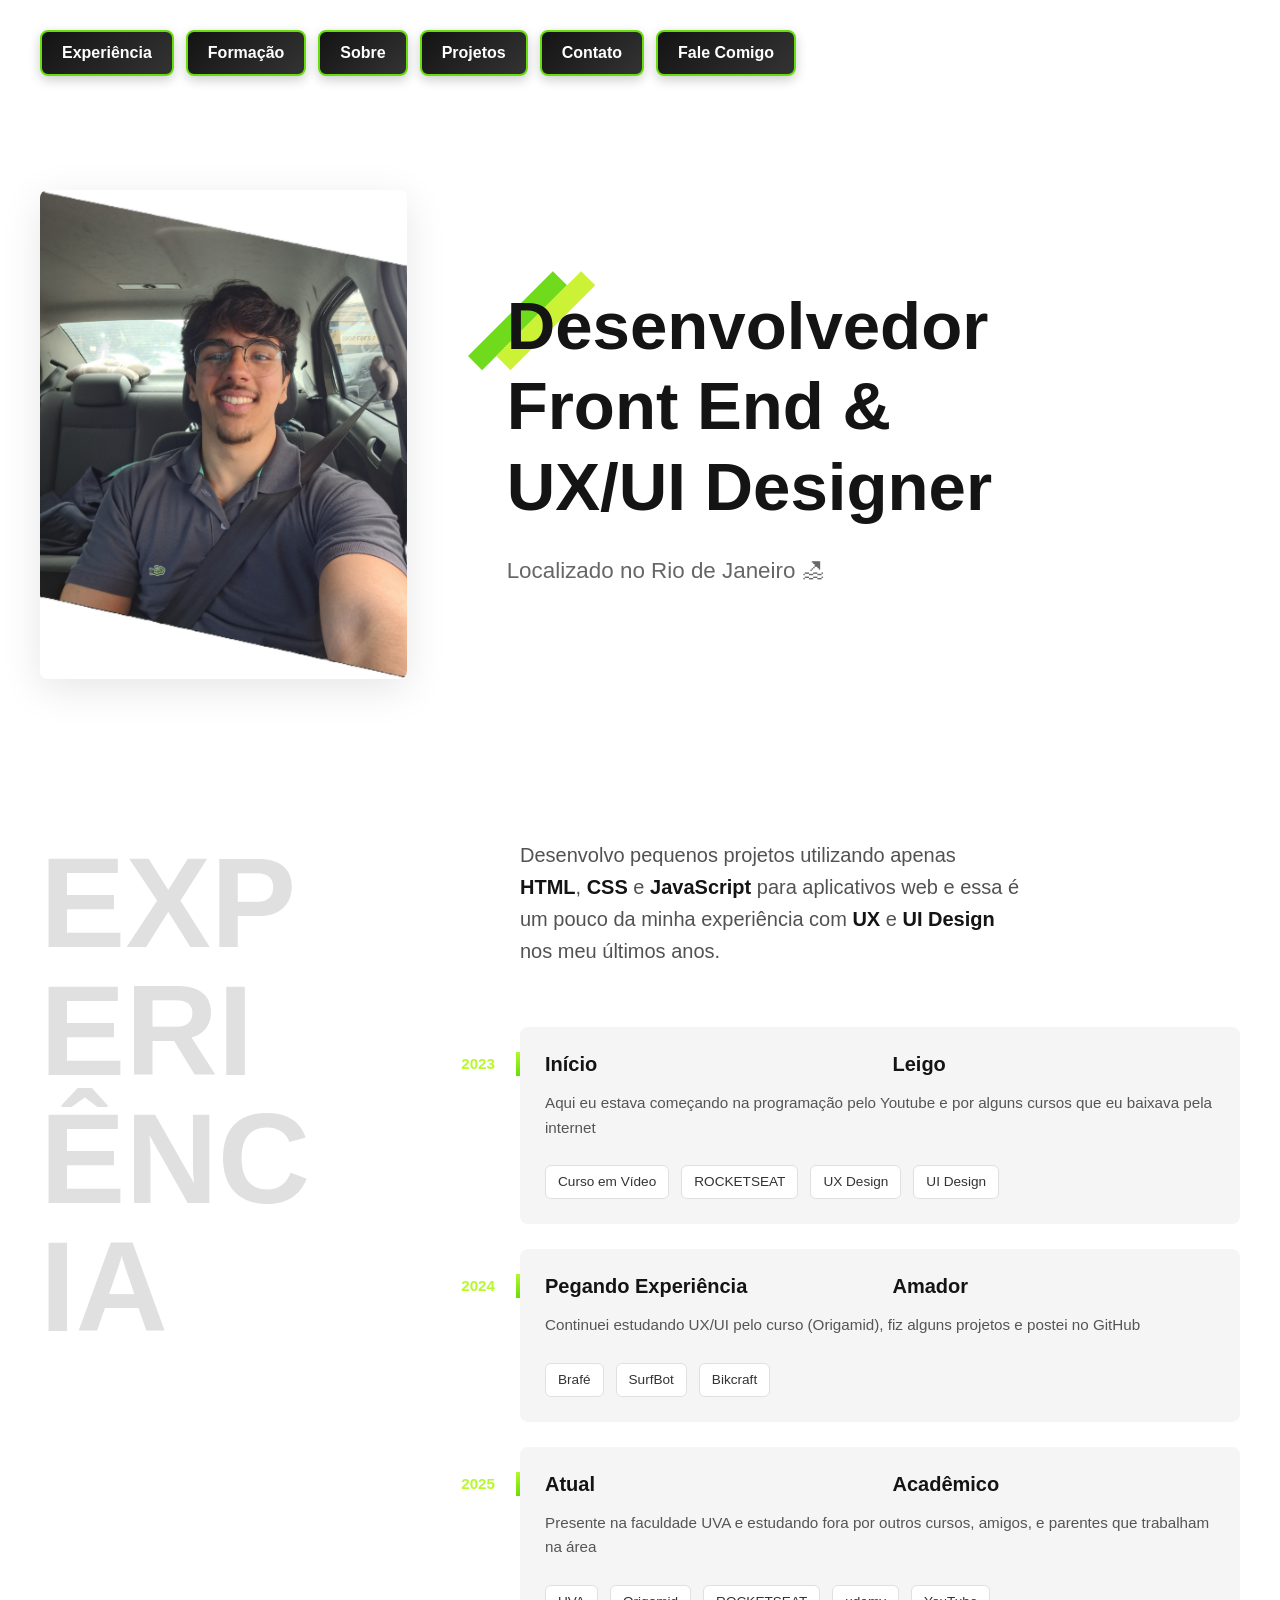
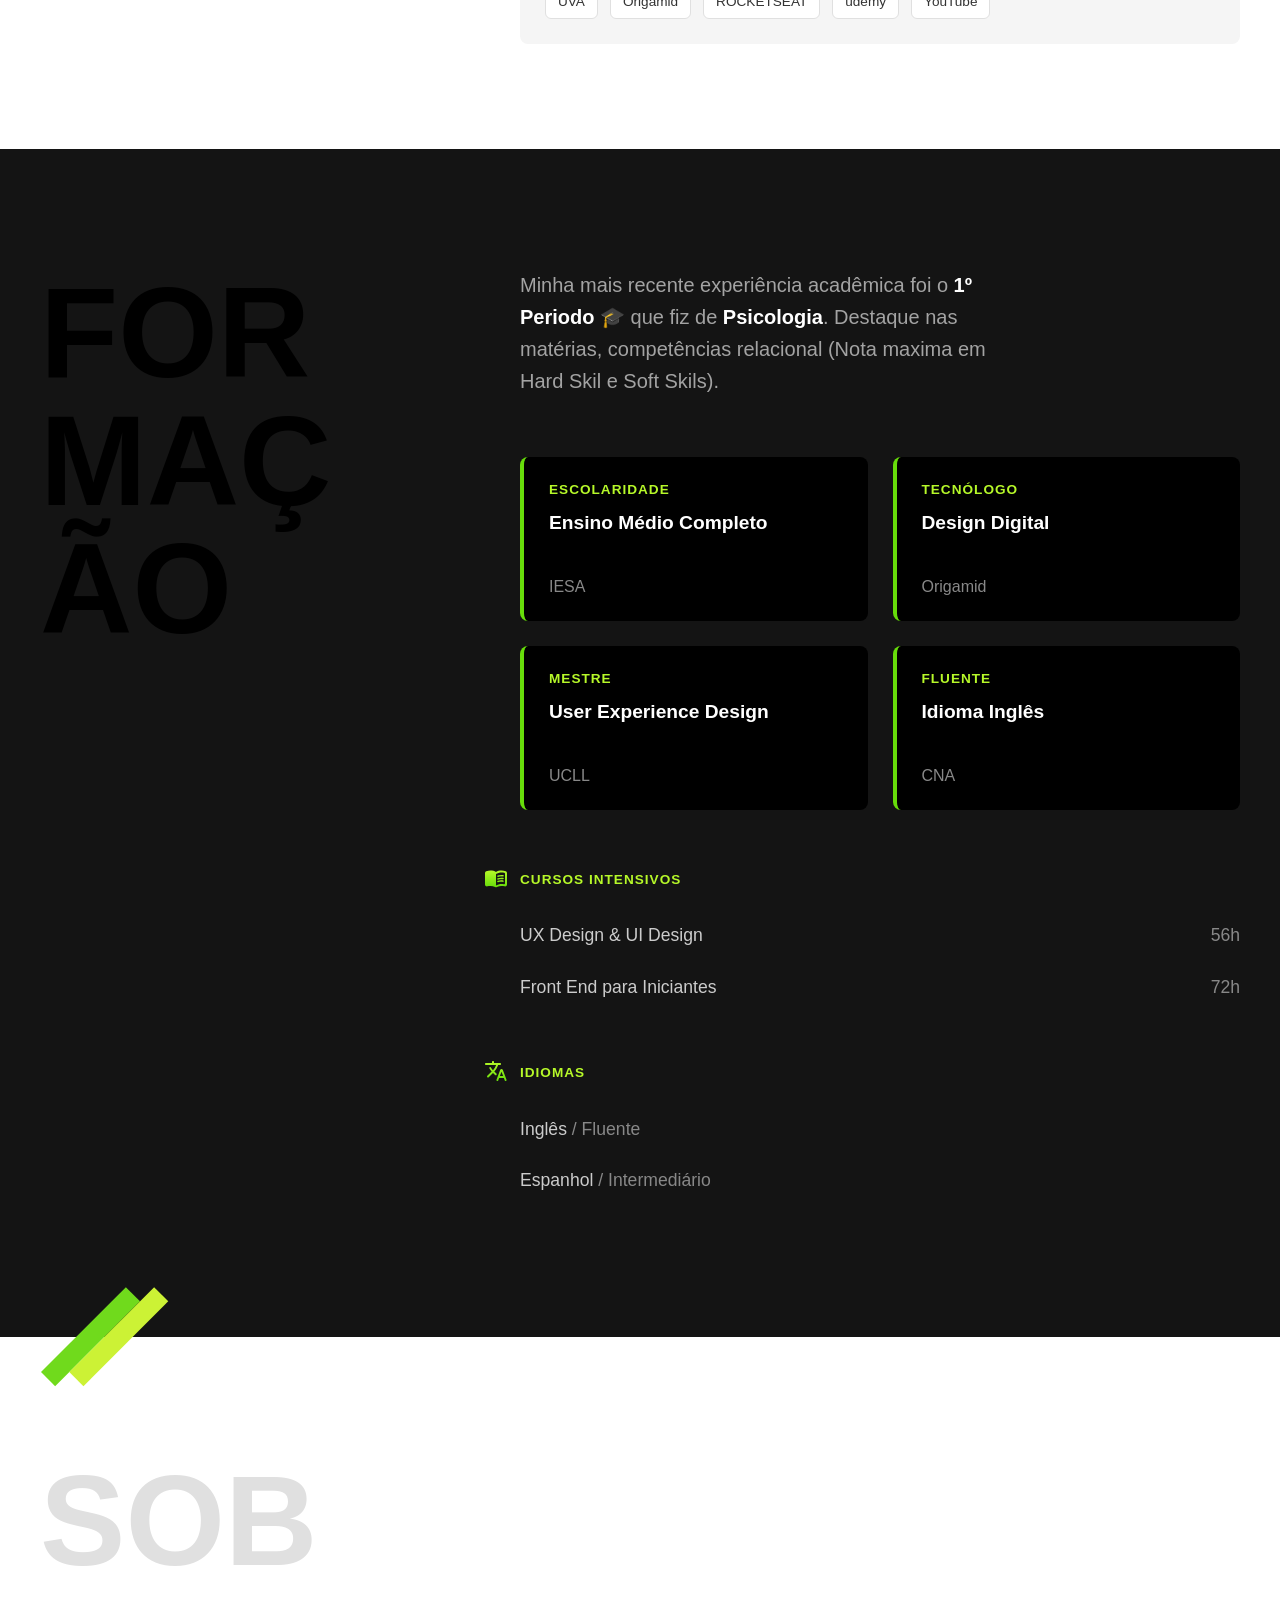
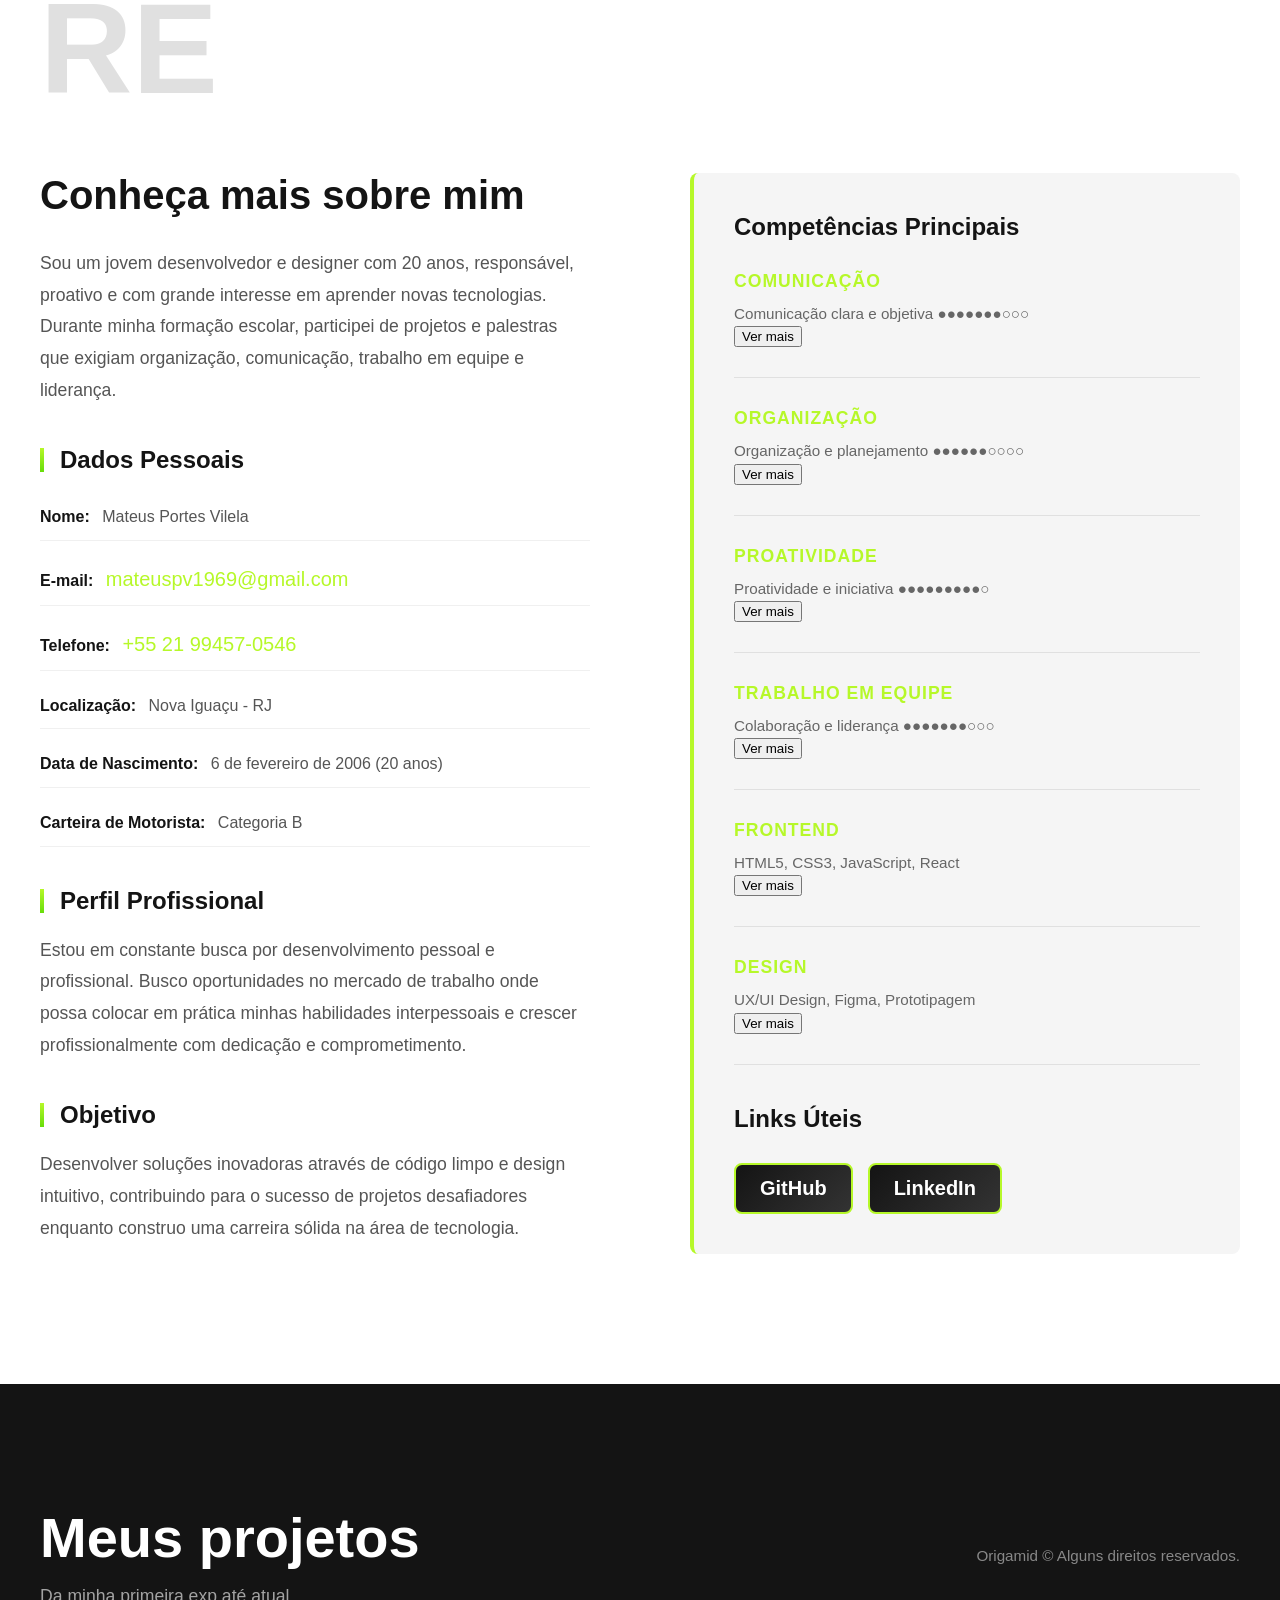
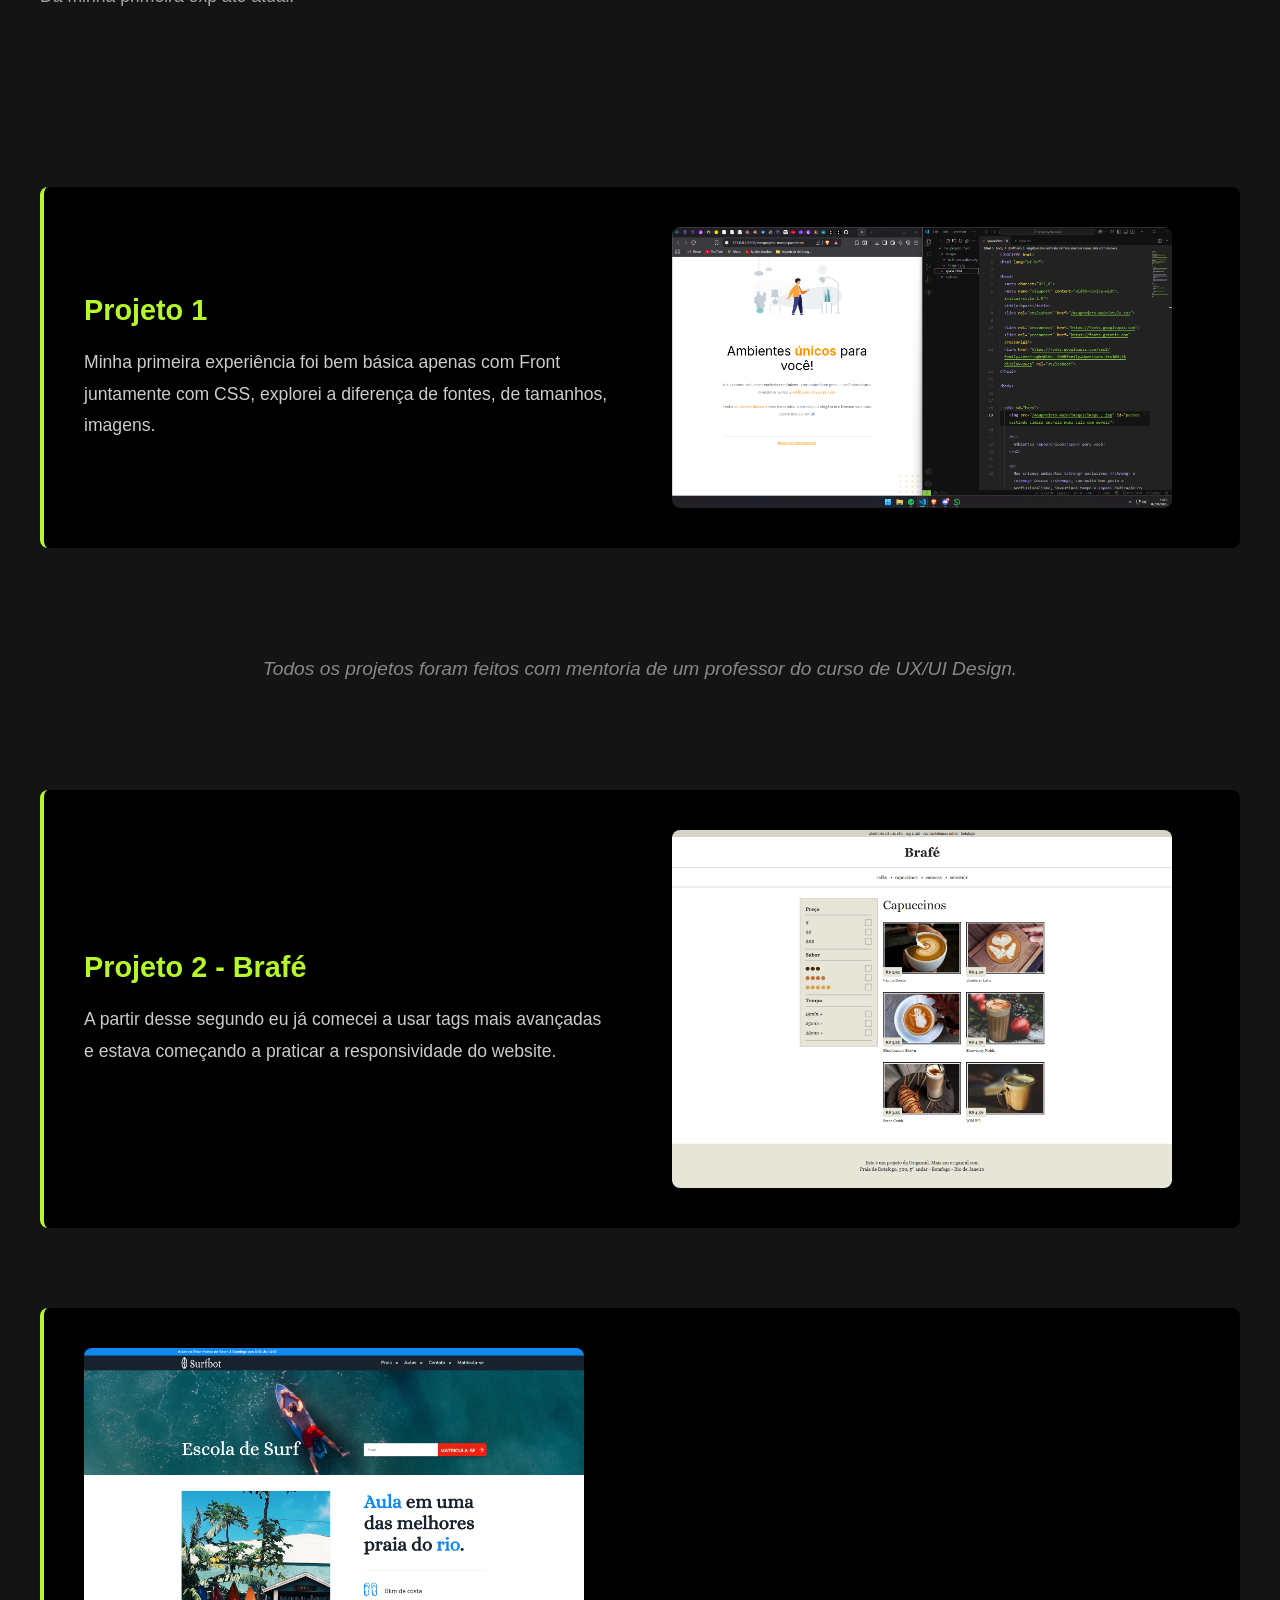
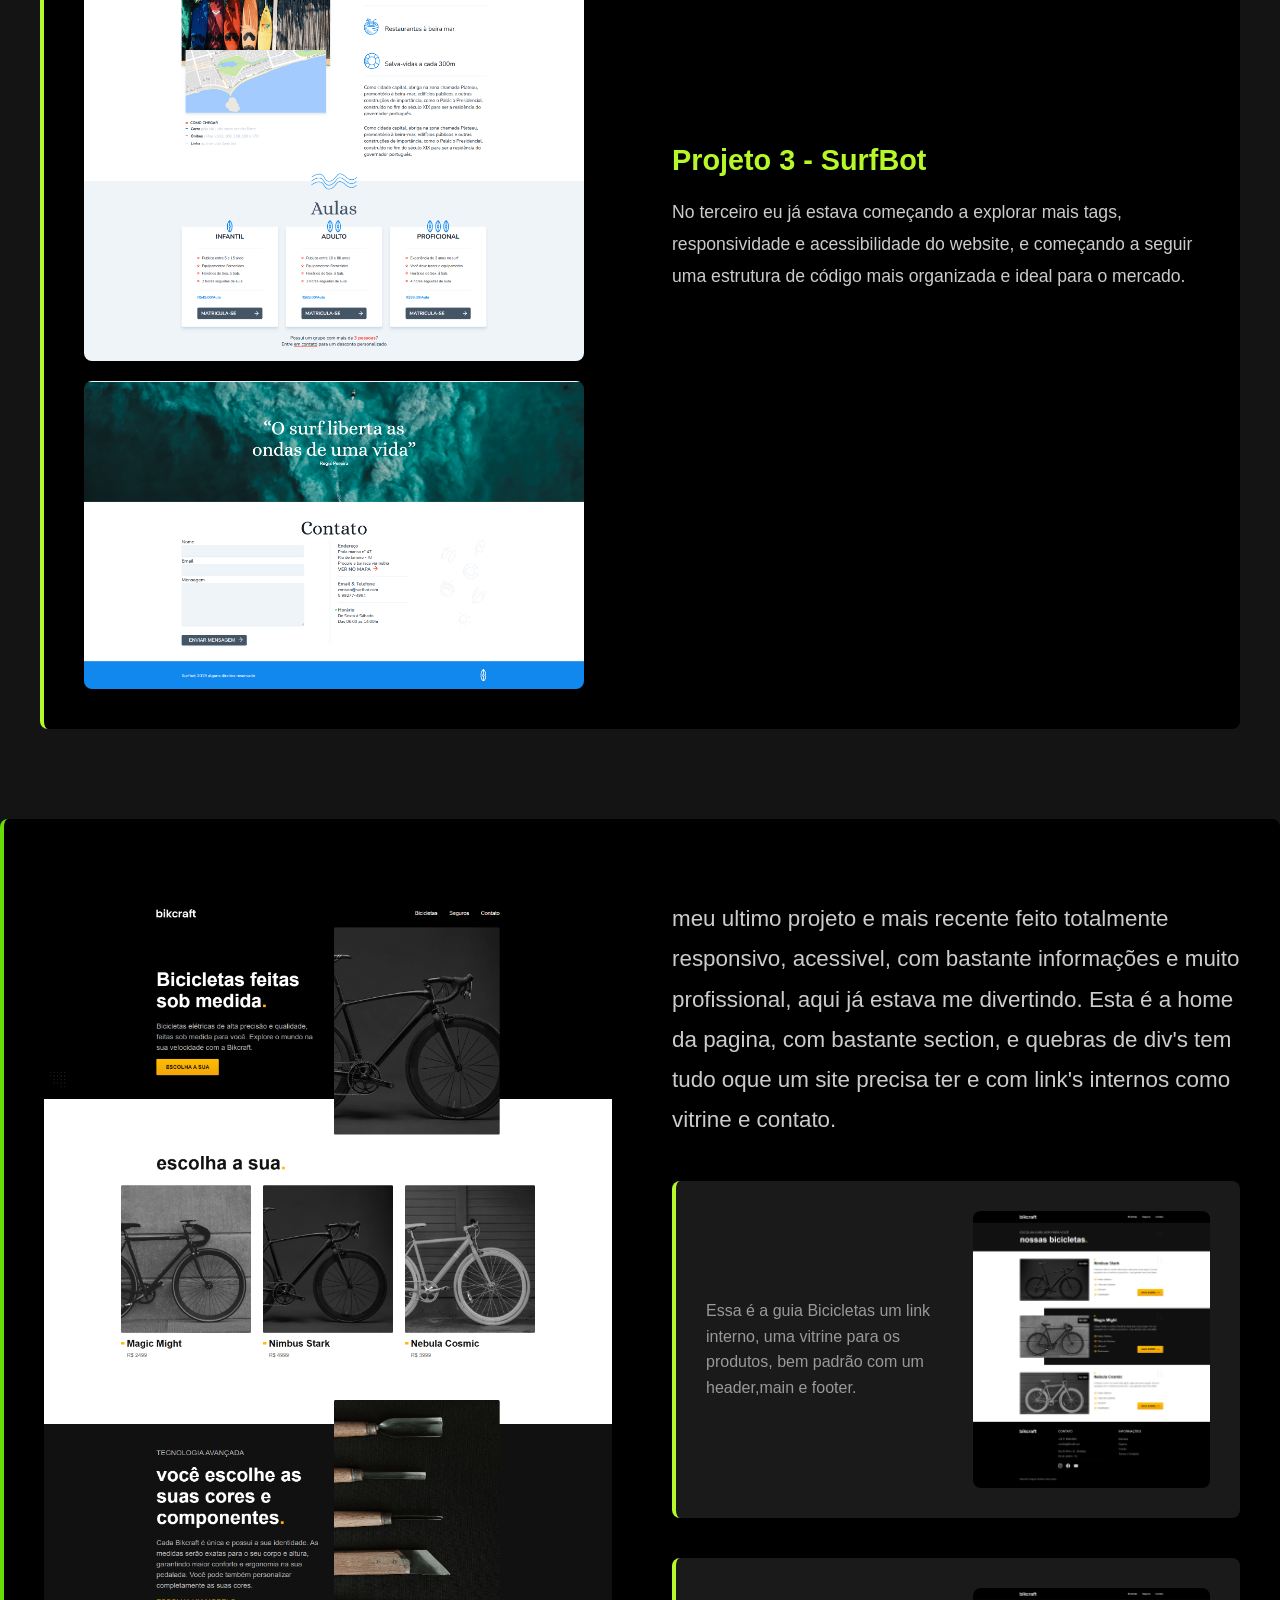
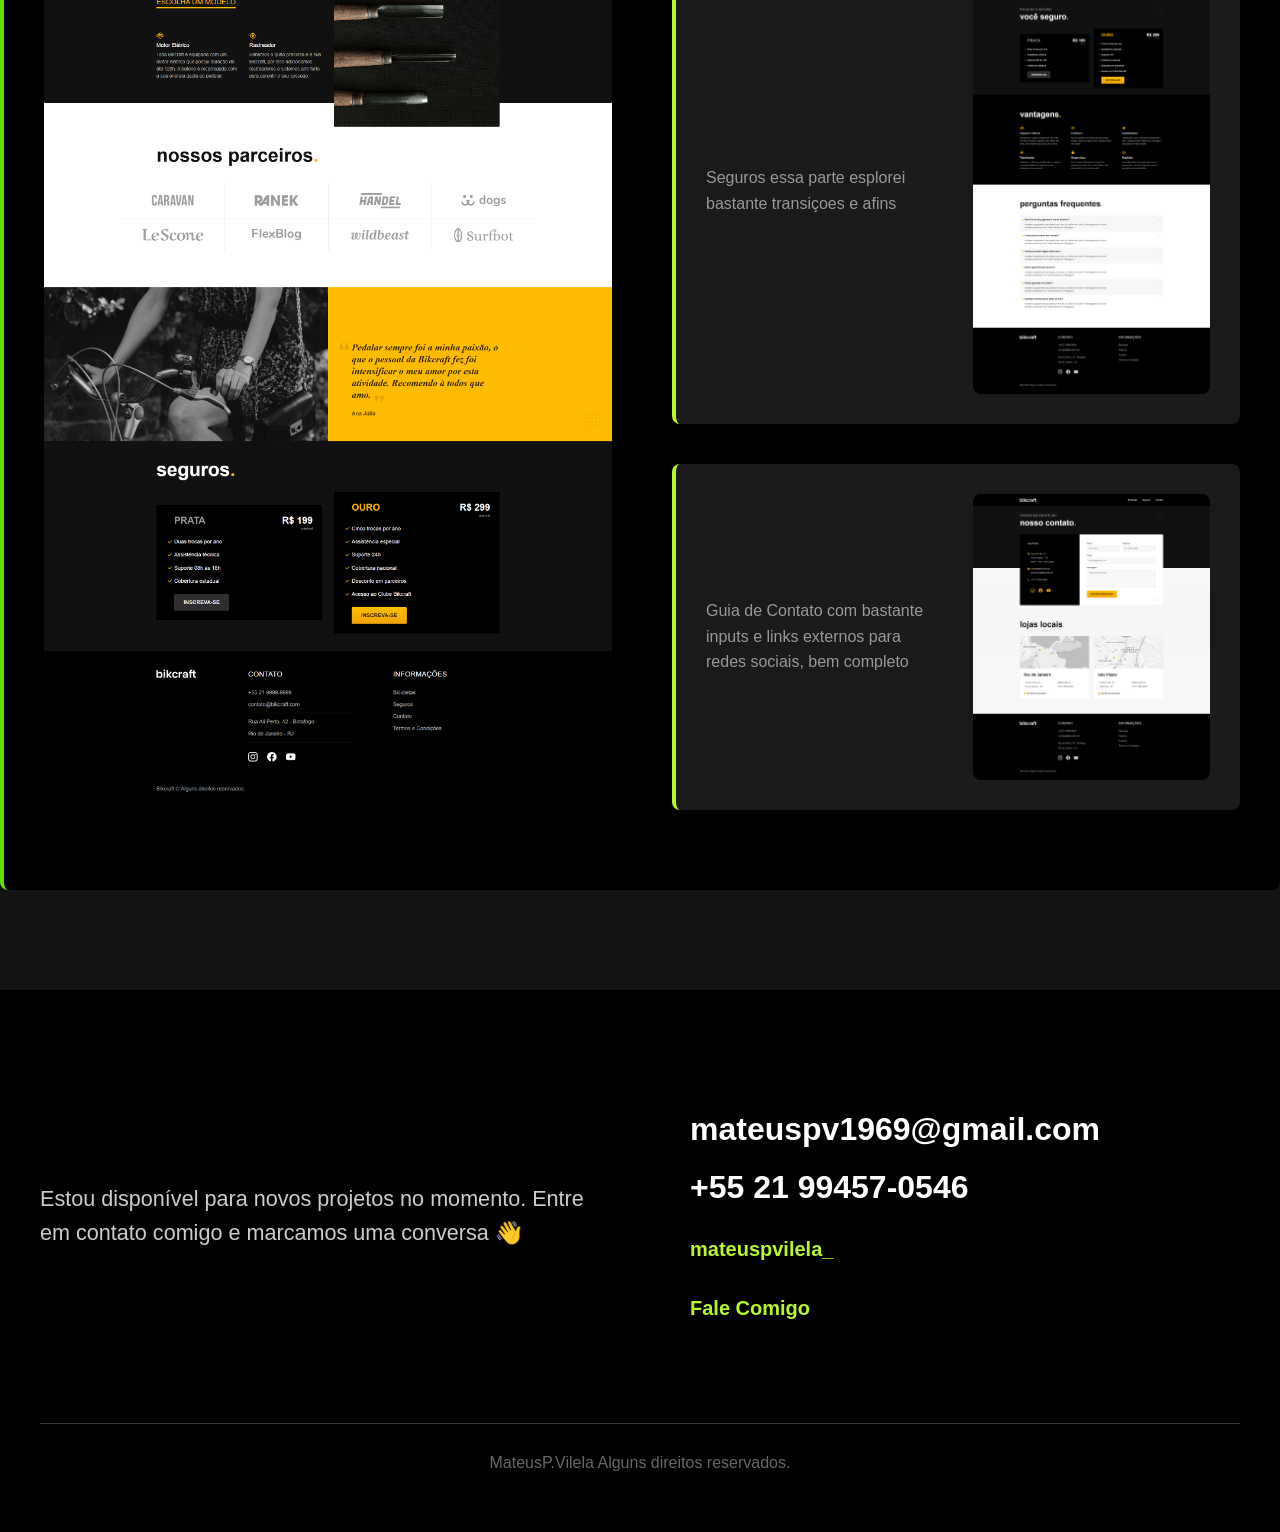
<file: MateusPortes_trabalhopessoal/trabalhopessoal/index.html>
<!DOCTYPE html>
<html lang="pt-br">

<head>
  <meta charset="UTF-8">
  <meta name="viewport" content="width=device-width, initial-scale=1.0">
  <title>Mateus - Desenvolvedor e Designer</title>
  <meta name="description" content="Desenvolvedor Front End e UX/UI Designer Localizado no Rio de Janeiro">
  <link rel="stylesheet" href="./css/style.css">
</head>

<body>
  <header class="header">

    <nav>
      <ul class="header-menu">
        <li><a href="#experiencia">Experiência</a></li>
        <li><a href="#formacao">Formação</a></li>
        <li><a href="#sobre">Sobre</a></li>
        <li><a href="#projetos">Projetos</a></li>
        <li><a href="#contato">Contato</a></li>
        <li><a href="/MateusPortes_trabalhopessoal/trabalhopessoal/falecomigo.html">Fale Comigo</a></li>
      </ul>
    </nav>
  </header>

  <main class="introducao">
    <img src="./img/20250712_093621[1].jpg" alt="Lobo Cinza" width="360" height="520">
    <div id="animacaoinicial" class="animacaoinicial">
      <h1>Desenvolvedor<br>Front End &<br>UX/UI Designer</h1>
      <p>Localizado no Rio de Janeiro 🏖</p>
    </div>
  </main>

  <section class="experiencia reveal" id="experiencia" aria-label="Experiência">
    <h2 class="subtitulo reveal">Experiência</h2>
    <div>
      <p class="experiencia-texto reveal">Desenvolvo pequenos projetos utilizando apenas <strong>HTML</strong>, <strong>CSS</strong> e <strong>JavaScript</strong> para aplicativos web e essa é um pouco da minha experiência com <strong>UX</strong> e <strong>UI Design</strong> nos meu últimos anos.</p>

      <div class="empresa reveal">
        <span class="empresa-ano">2023</span>
        <h3 class="empresa-titulo">Início</h3>
        <span class="empresa-titulo">Leigo</span>
        <p class="empresa-texto">Aqui eu estava começando na programação pelo Youtube e por alguns cursos que eu baixava pela internet</p>
        <ul class="empresa-habilidades">
          <li>Curso em Vídeo</li>
          <li>ROCKETSEAT</li>
          <li>UX Design</li>
          <li>UI Design</li>
        </ul>
      </div>

      <div class="empresa reveal">
        <span class="empresa-ano">2024</span>
        <h3 class="empresa-titulo">Pegando Experiência</h3>
        <span class="empresa-titulo">Amador</span>
        <p class="empresa-texto">Continuei estudando UX/UI pelo curso (Origamid), fiz alguns projetos e postei no GitHub</p>
        <ul class="empresa-habilidades">
          <li>Brafé</li>
          <li>SurfBot</li>
          <li>Bikcraft</li>
        </ul>
      </div>


      <div class="empresa reveal">
        <span class="empresa-ano">2025</span>
        <h3 class="empresa-titulo">Atual</h3>
        <span class="empresa-titulo">Acadêmico</span>
        <p class="empresa-texto">Presente na faculdade UVA e estudando fora por outros cursos, amigos, e parentes que trabalham na área</p>
        <ul class="empresa-habilidades">
          <li>UVA</li>
          <li>Origamid</li>
          <li>ROCKETSEAT</li>
          <li>udemy</li>
          <li>YouTube</li>
        </ul>
      </div>
    </div>
  </section>

  <section class="formacao " id="formacao" aria-label="Formação">
    <div class="formacao-container reveal">
      <h2 class="subtitulo">Formação</h2>

      <div>
        <p class="formacao-texto reveal">
          Minha mais recente experiência acadêmica foi o <strong>1º Periodo</strong> 🎓 que fiz de <strong>Psicologia</strong>. Destaque nas matérias, competências relacional (Nota maxima em Hard Skil e Soft Skils).
        </p>

        <ul class="faculdade-lista reveal">
          <li class="faculdade">
            <span class="faculdade-tipo">ESCOLARIDADE</span>
            <h3 class="faculdade-curso">Ensino Médio Completo
            </h3>
            <span class="faculdade-instituicao">IESA</span>
          </li>
          <li class="faculdade">
            <span class="faculdade-tipo">Tecnólogo</span>
            <h3 class="faculdade-curso">Design Digital</h3>
            <span class="faculdade-instituicao">Origamid</span>
          </li>
          <li class="faculdade">
            <span class="faculdade-tipo">Mestre</span>
            <h3 class="faculdade-curso">User Experience Design</h3>
            <span class="faculdade-instituicao">UCLL</span>
          </li>
          <li class="faculdade">
            <span class="faculdade-tipo">FLUENTE</span>
            <h3 class="faculdade-curso">Idioma Inglês</h3>
            <span class="faculdade-instituicao">CNA</span>
          </li>
        </ul>

        <div class="formacao-extra reveal">
          <div class="cursos">
            <h3>Cursos Intensivos</h3>
            <ul>
              <li>UX Design & UI Design <span>56h</span></li>
              <li>Front End para Iniciantes <span>72h</span></li>
            </ul>
          </div>
          <div class="idiomas">
            <h3>Idiomas</h3>
            <ul>
              <li>Inglês <span>/ Fluente</span></li>
              <li>Espanhol <span>/ Intermediário</span></li>
            </ul>
          </div>
        </div>
      </div>
    </div>
  </section>


  <section class="sobre" id="sobre" aria-label="Sobre">
    <div class="sobre-container">
      <h1 class="subtitulo">Sobre</h1>
      <div class="sobre-conteudo">
        <div class="sobre-texto reveal">
          <h2>Conheça mais sobre mim</h2>
          <p>Sou um jovem desenvolvedor e designer com 20 anos, responsável, proativo e com grande interesse em aprender novas tecnologias. Durante minha formação escolar, participei de projetos e palestras que exigiam organização, comunicação, trabalho em equipe e liderança.</p>

          <h3>Dados Pessoais</h3>
          <ul class="dados-list">
            <li><strong>Nome:</strong> Mateus Portes Vilela</li>
            <li><strong>E-mail:</strong> <a href="mailto:mateuspv1969@gmail.com">mateuspv1969@gmail.com</a></li>
            <li><strong>Telefone:</strong> <a href="tel:+5521994570546">+55 21 99457-0546</a></li>
            <li><strong>Localização:</strong> Nova Iguaçu - RJ</li>
            <li><strong>Data de Nascimento:</strong> 6 de fevereiro de 2006 (20 anos)</li>
            <li><strong>Carteira de Motorista:</strong> Categoria B</li>
          </ul>

          <h3>Perfil Profissional</h3>
          <p>Estou em constante busca por desenvolvimento pessoal e profissional. Busco oportunidades no mercado de trabalho onde possa colocar em prática minhas habilidades interpessoais e crescer profissionalmente com dedicação e comprometimento.</p>

          <h3>Objetivo</h3>
          <p>Desenvolver soluções inovadoras através de código limpo e design intuitivo, contribuindo para o sucesso de projetos desafiadores enquanto construo uma carreira sólida na área de tecnologia.</p>
        </div>

        <div class="sobre-competencias reveal">
          <h3>Competências Principais</h3>
          <div class="competencia-item">
            <h4>Comunicação</h4>
            <div class="competencia-item-texto">
            <p>Comunicação clara e objetiva ●●●●●●●○○○</p> <button id="meubotao" onclick="mostrarTexto()">Ver mais</button>
            <div id="textoExtra"></div>
            </div>
          </div>
          <div class="competencia-item">
            <h4>Organização</h4>
            <div class="competencia-item-texto">
            <p>Organização e planejamento ●●●●●●○○○○</p> <button id="meubotao" onclick="mostrarTexto()">Ver mais</button>
            </div>
          </div>
          <div class="competencia-item">
            <h4>Proatividade</h4>
            <div class="competencia-item-texto">
            <p>Proatividade e iniciativa ●●●●●●●●●○</p> <button id="meubotao" onclick="mostrarTexto()">Ver mais</button>
            </div>
          </div>
          <div class="competencia-item">
            <h4>Trabalho em Equipe</h4>
            <div class="competencia-item-texto">
            <p>Colaboração e liderança ●●●●●●●○○○</p> <button id="meubotao" onclick="mostrarTexto()">Ver mais</button>
            </div>
          </div>
          <div class="competencia-item">
            <h4>Frontend</h4>
            <div class="competencia-item-texto">
            <p>HTML5, CSS3, JavaScript, React</p> <button id="meubotao" onclick="mostrarTexto()">Ver mais</button>
            </div>
          </div>
          <div class="competencia-item">
            <h4>Design</h4>
            <div class="competencia-item-texto">
            <p>UX/UI Design, Figma, Prototipagem</p> <button id="meubotao" onclick="mostrarTexto()">Ver mais</button>
            </div>
          </div>

          <h3 style="margin-top: 40px;">Links Úteis</h3>
          <div class="links-sociais">
            <a href="https://github.com/MateusPortesVilela" target="_blank">GitHub</a>
            <a href="https://linkedin.com/in/mateus-portes-vilela-152bbb314" target="_blank">LinkedIn</a>
          </div>
        </div>
      </div>
    </div>
  </section>

  <section class="projetos" id="projetos" aria-label="Projetos">

    <div class="titulopro">
      <div>
        <h1>Meus projetos</h1>
        <p>Da minha primeira exp até atual.</p>
      </div>
      <h3>Origamid © Alguns direitos reservados.</h3>
    </div>
    <div class="projetosini">
      <div class="projeto-item reveal">
        <div class="projeto-texto">
          <h3>Projeto 1</h3>
          <p>Minha primeira experiência foi bem básica apenas com Front juntamente com CSS, explorei a diferença de fontes, de tamanhos, imagens.</p>
        </div>
        <img src="/MateusPortes_trabalhopessoal/trabalhopessoal/img/primeiroprojeto.png" alt="Primeiro Projeto">
      </div>

      <div class="projeto-info reveal">
        <h3>Todos os projetos foram feitos com mentoria de um professor do curso de UX/UI Design.</h3>
      </div>

      <div class="projeto-item reveal">
        <div class="projeto-texto">
          <h3>Projeto 2 - Brafé</h3>
          <p>A partir desse segundo eu já comecei a usar tags mais avançadas e estava começando a praticar a responsividade do website.</p>
        </div>
        <img src="/MateusPortes_trabalhopessoal/trabalhopessoal/img/segundoprojeto.png" alt="Segundo Projeto">
      </div>

      <div class="projeto-item reveal">
        <div class="projeto-texto">
          <h3>Projeto 3 - SurfBot</h3>
          <p>No terceiro eu já estava começando a explorar mais tags, responsividade e acessibilidade do website, e começando a seguir uma estrutura de código mais organizada e ideal para o mercado.</p>
        </div>
        <div class="projeto-imagens">
          <img src="/MateusPortes_trabalhopessoal/trabalhopessoal/img/terceiroprojetocima.png" alt="Terceiro Projeto - Topo">
          <img src="/MateusPortes_trabalhopessoal/trabalhopessoal/img/terceiroprojetobaixo.png" alt="Terceiro Projeto - Baixo">
        </div>
      </div>
    </div>
    <div class="espacobra2">

    </div>
    <div class="bikcraft reveal">
      <div class="mainbik">
        <div class="bikcraft-esquerda">
          <img src="/MateusPortes_trabalhopessoal/trabalhopessoal/img/bikecrafthome.png" alt="" class="home">
        </div>
        <div class="bikcraftguias">
          <p class="phome">meu ultimo projeto e mais recente feito totalmente responsivo, acessivel, com bastante informações e muito profissional, aqui já estava me divertindo. Esta é a home da pagina, com bastante section, e quebras de div's tem tudo oque um site precisa ter e com link's internos como vitrine e contato.</p>
          <div class="gias">
            <p>Essa é a guia Bicicletas um link interno, uma vitrine para os produtos, bem padrão com um header,main e footer.</p>
            <img src="/MateusPortes_trabalhopessoal/trabalhopessoal/img/bikecraftbicicletas.png" alt="" class="imgbik">
          </div>
          <div class="gias">
            <p>Seguros essa parte esplorei bastante transiçoes e afins</p>
            <img src="/MateusPortes_trabalhopessoal/trabalhopessoal/img/bikcraftseguros.png" alt="" class="imgbik">
          </div>
          <div class="gias">
            <p>Guia de Contato com bastante inputs e links externos para redes sociais, bem completo</p>
            <img src="/MateusPortes_trabalhopessoal/trabalhopessoal/img/bikecraftcontato.png" alt="" class="imgbik">
          </div>
        </div>
      </div>
    </div>
  </section>
  <footer class="footer reveal" id="contato">
    <div class="footer-container">
      <p class="footer-texto">Estou disponível para novos projetos no momento. Entre em contato comigo e marcamos uma conversa 👋</p>
      <ul class="footer-contato">
        <li> mateuspv1969@gmail.com</li>
        <li>+55 21 99457-0546</li>
        <li><a href="https://www.instagram.com/mateuspvilela_/">mateuspvilela_</a></li>
        <li><a href="/faleconosco.html">Fale Comigo</a></li>
      </ul>
      <p class="footer-copy">MateusP.Vilela Alguns direitos reservados.</p>
    </div>
  </footer>
</body>

<script src="./js/scroll-reveal.js"></script>

</html>
</file>
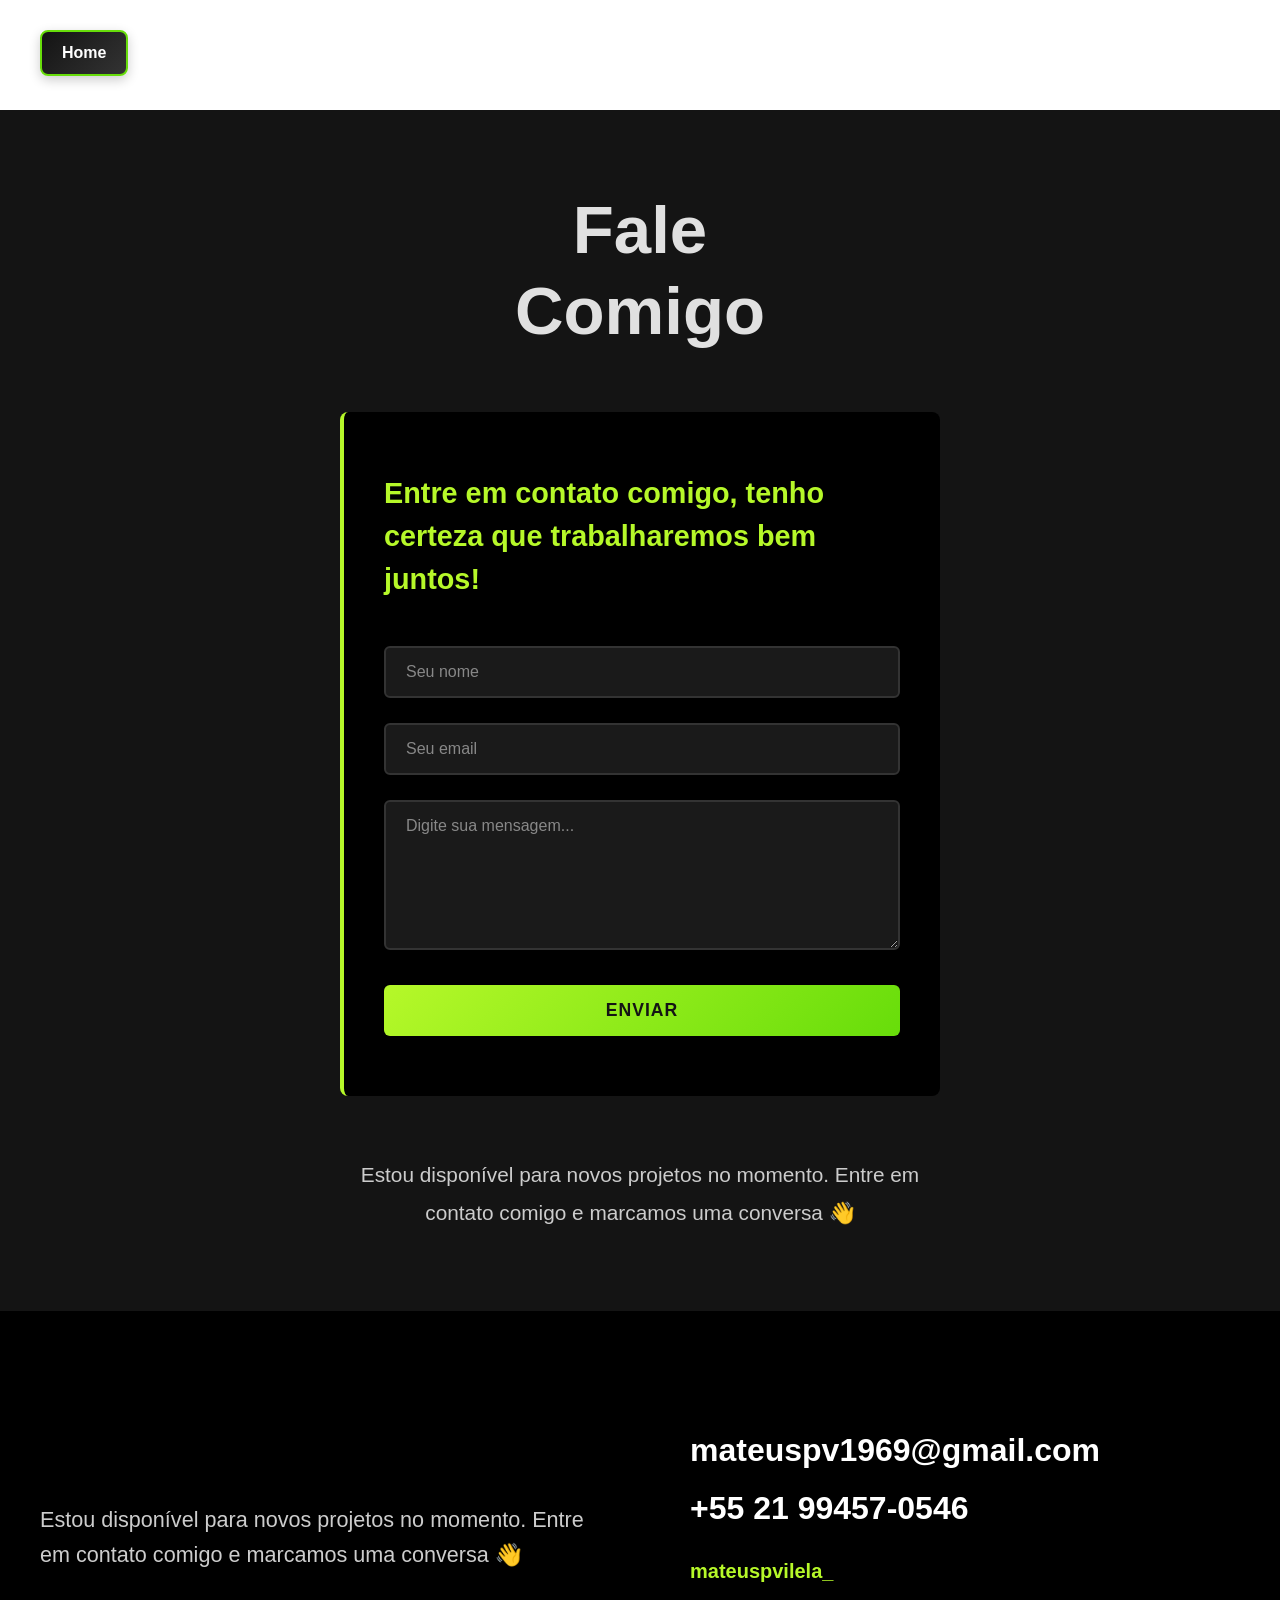
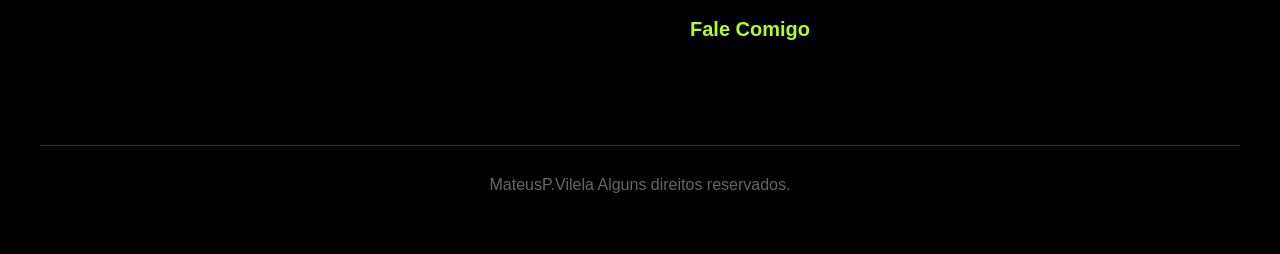
<file: MateusPortes_trabalhopessoal/trabalhopessoal/falecomigo.html>
<!DOCTYPE html>
<html lang="pt-BR">

<head>
  <meta charset="UTF-8">
  <meta name="viewport" content="width=device-width, initial-scale=1.0">
  <title>Fale Comigo - Mateus Portes</title>
  <link rel="stylesheet" href="./css/style.css">
  <link rel="stylesheet" href="./css/falecomigo.css">
</head>

<body>

  <header class="header">
    <nav>
      <ul class="header-menu">
        <li><a href="./index.html">Home</a></li>
      </ul>
    </nav>
  </header>

  <div class="mainfc">
    <div>
      <h1 class="mainfch1">Fale <br>Comigo</h1>
    </div>
    <div class="divformd">
      <form id="formulario">
        <h2>Entre em contato comigo, tenho certeza que trabalharemos bem juntos!</h2>
        <input type="text" id="nome" placeholder="Seu nome" required>
        <input type="email" id="email" placeholder="Seu email" required>
        <textarea id="mensagem" rows="5" class="dsm" placeholder="Digite sua mensagem..." required></textarea>
        <button type="submit">Enviar</button>
      </form>
    </div>
    <div>
      <h3 class="mainfch3">Estou disponível para novos projetos no momento. Entre em contato comigo e marcamos uma conversa 👋</h3>
    </div>
  </div>

  <footer class="footer" id="contato">
    <div class="footer-container">
      <p class="footer-texto">Estou disponível para novos projetos no momento. Entre em contato comigo e marcamos uma conversa 👋</p>
      <ul class="footer-contato">
        <li>mateuspv1969@gmail.com</li>
        <li>+55 21 99457-0546</li>
        <li><a href="https://www.instagram.com/mateuspvilela_/">mateuspvilela_</a></li>
        <li><a href="./falecomigo.html">Fale Comigo</a></li>
      </ul>
      <p class="footer-copy">MateusP.Vilela Alguns direitos reservados.</p>
    </div>
  </footer>

  <script src="./js/scroll-reveal.js"></script>
</body>

</html>
</file>
<file: MateusPortes_trabalhopessoal/trabalhopessoal/css/style.css>
@import "./global.css";
@import "./header.css";
@import "./introducao.css";
@import "./experiencia.css";
@import "./formacao.css";
@import "./footer.css";
@import "./sobre.css";
@import "./projetos.css";
@import "./falecomigo.css";
</file>
<file: MateusPortes_trabalhopessoal/trabalhopessoal/css/falecomigo.css>
.mainfc {
  background: #141414;
  color: #ffffff;
  min-height: 100vh;
  display: grid;
  grid-template-columns: 1fr;
  align-items: center;
  justify-items: center;
  padding: 80px 40px;
  gap: 60px;
}

.mainfch1 {
  font-size: 4.2rem;
  line-height: 1.2;
  color: #e0e0e0;
  font-weight: 800;
  text-align: center;
  opacity: 0;
  animation: slideInUp 0.8s ease-out forwards;
}

.divformd {
  width: 100%;
  max-width: 600px;
  opacity: 0;
  animation: slideInUp 0.8s ease-out forwards 0.2s;
}

.divformd form {
  background: #000000;
  padding: 60px 40px;
  border-radius: 8px;
  border-left: 4px solid #b6f829;
  display: flex;
  flex-direction: column;
  gap: 25px;
}

.divformd h2 {
  font-size: 1.8rem;
  line-height: 1.5;
  color: #b6f829;
  font-weight: 700;
  margin-bottom: 20px;
}

.divformd input,
.divformd textarea {
  width: 100%;
  padding: 15px 20px;
  background: #1a1a1a;
  border: 2px solid #333;
  border-radius: 6px;
  font-size: 1rem;
  color: #ffffff;
  font-family: "Fira Sans", Arial, sans-serif;
  font-weight: 500;
  transition: all 0.3s ease;
  box-sizing: border-box;
}

.divformd input::placeholder,
.divformd textarea::placeholder {
  color: #888;
  font-weight: 400;
}

.divformd input:focus,
.divformd textarea:focus {
  outline: none;
  border-color: #b6f829;
  background: #222;
  box-shadow: 0 0 10px rgba(182, 248, 41, 0.2);
}

.divformd textarea {
  resize: vertical;
  min-height: 150px;
  font-family: "Fira Sans", Arial, sans-serif;
}

.divformd button {
  padding: 15px 30px;
  background: linear-gradient(135deg, #b6f829, #67dd0a);
  color: #141414;
  border: none;
  border-radius: 6px;
  font-size: 1.1rem;
  font-weight: 700;
  cursor: pointer;
  transition: all 0.3s ease;
  text-transform: uppercase;
  letter-spacing: 1px;
  margin-top: 10px;
}

.divformd button:hover {
  transform: translateY(-3px);
  box-shadow: 0 8px 20px rgba(182, 248, 41, 0.3);
  background: linear-gradient(135deg, #67dd0a, #b6f829);
}

.divformd button:active {
  transform: translateY(-1px);
}

.mainfch3 {
  font-size: 1.3rem;
  line-height: 1.8;
  color: #cccccc;
  text-align: center;
  font-weight: 500;
  max-width: 600px;
  opacity: 0;
  animation: slideInUp 0.8s ease-out forwards 0.4s;
}

@keyframes slideInUp {
  from {
    opacity: 0;
    transform: translateY(50px);
  }
  to {
    opacity: 1;
    transform: translateY(0);
  }
}

/* Media Queries */
@media (max-width: 800px) {
  .mainfc {
    padding: 60px 30px;
    gap: 40px;
    min-height: auto;
  }

  .mainfch1 {
    font-size: 3rem;
  }

  .divformd form {
    padding: 40px 30px;
    gap: 20px;
  }

  .divformd h2 {
    font-size: 1.5rem;
    margin-bottom: 15px;
  }

  .divformd input,
  .divformd textarea {
    padding: 12px 15px;
    font-size: 0.95rem;
  }

  .divformd button {
    padding: 12px 25px;
    font-size: 1rem;
  }

  .mainfch3 {
    font-size: 1.1rem;
  }
}

@media (max-width: 480px) {
  .mainfc {
    padding: 40px 20px;
    gap: 30px;
  }

  .mainfch1 {
    font-size: 2rem;
  }

  .divformd {
    max-width: 100%;
  }

  .divformd form {
    padding: 30px 20px;
    gap: 15px;
    border-radius: 6px;
  }

  .divformd h2 {
    font-size: 1.2rem;
    margin-bottom: 10px;
  }

  .divformd input,
  .divformd textarea {
    padding: 10px 12px;
    font-size: 0.9rem;
    border-radius: 4px;
  }

  .divformd textarea {
    min-height: 120px;
  }

  .divformd button {
    padding: 10px 20px;
    font-size: 0.9rem;
    margin-top: 5px;
  }

  .mainfch3 {
    font-size: 1rem;
    line-height: 1.6;
  }
}
</file>
